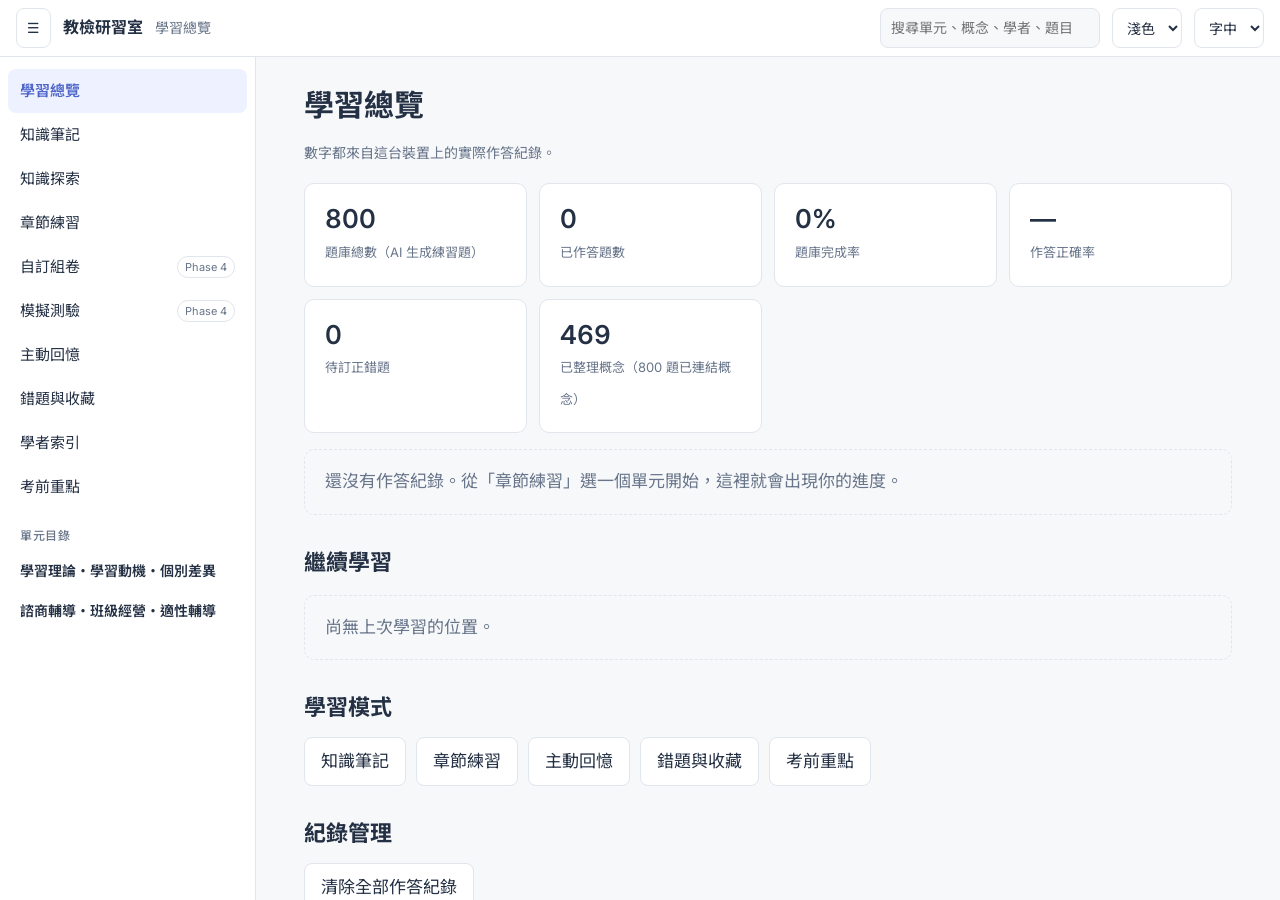
<file: index.html>
<!DOCTYPE html>
<html lang="zh-Hant-TW"><head><meta charset="utf-8"><meta name="viewport" content="width=device-width, initial-scale=1">
<title>教檢研習室</title>
<link rel="icon" href="data:image/svg+xml,%3Csvg xmlns=%27http://www.w3.org/2000/svg%27 viewBox=%270 0 32 32%27%3E%3Crect width=%2732%27 height=%2732%27 rx=%277%27 fill=%27%234F66C9%27/%3E%3Cpath d=%27M9 11h14M9 16h14M9 21h9%27 stroke=%27%23fff%27 stroke-width=%272.5%27 stroke-linecap=%27round%27/%3E%3C/svg%3E">
<link rel="preconnect" href="https://fonts.googleapis.com"><link rel="preconnect" href="https://fonts.gstatic.com" crossorigin>
<link href="https://fonts.googleapis.com/css2?family=Inter:wght@400;500;600;700&family=Noto+Sans+TC:wght@400;500;700&display=swap" rel="stylesheet">
<link rel="stylesheet" href="css/tokens.css"><link rel="stylesheet" href="css/app.css">
</head><body class="noaside">
<header class="top">
  <button class="ibtn" id="menu" aria-label="開關導覽" aria-expanded="true">☰</button>
  <div class="brand">教檢研習室</div>
  <div class="crumb" id="crumb"></div>
  <input class="search" id="search" type="search" placeholder="搜尋單元、概念、學者、題目（Ctrl+K）" aria-label="全站搜尋">
  <select class="ibtn" id="mode" aria-label="閱讀模式"><option value="light">淺色</option><option value="dark">深色</option><option value="warm">暖色</option></select>
  <select class="ibtn" id="fsz" aria-label="字體大小"><option value="16px">字小</option><option value="17px">字中</option><option value="19px">字大</option></select>
</header>
<nav id="nav" aria-label="主要導覽"></nav>
<div class="scrim" id="scrim"></div>
<main id="main" tabindex="-1"><p class="empty">載入中…</p></main>
<aside id="aside" aria-label="輔助欄"></aside>
<dialog id="dlg"><p id="dlgmsg"></p><div class="actions"><button class="ghost" id="dlgno">取消</button><button class="primary" id="dlgyes">確定</button></div></dialog>
<noscript>這個網站需要啟用 JavaScript。</noscript>
<script type="module" src="js/app.js"></script>
</body></html>
</file>
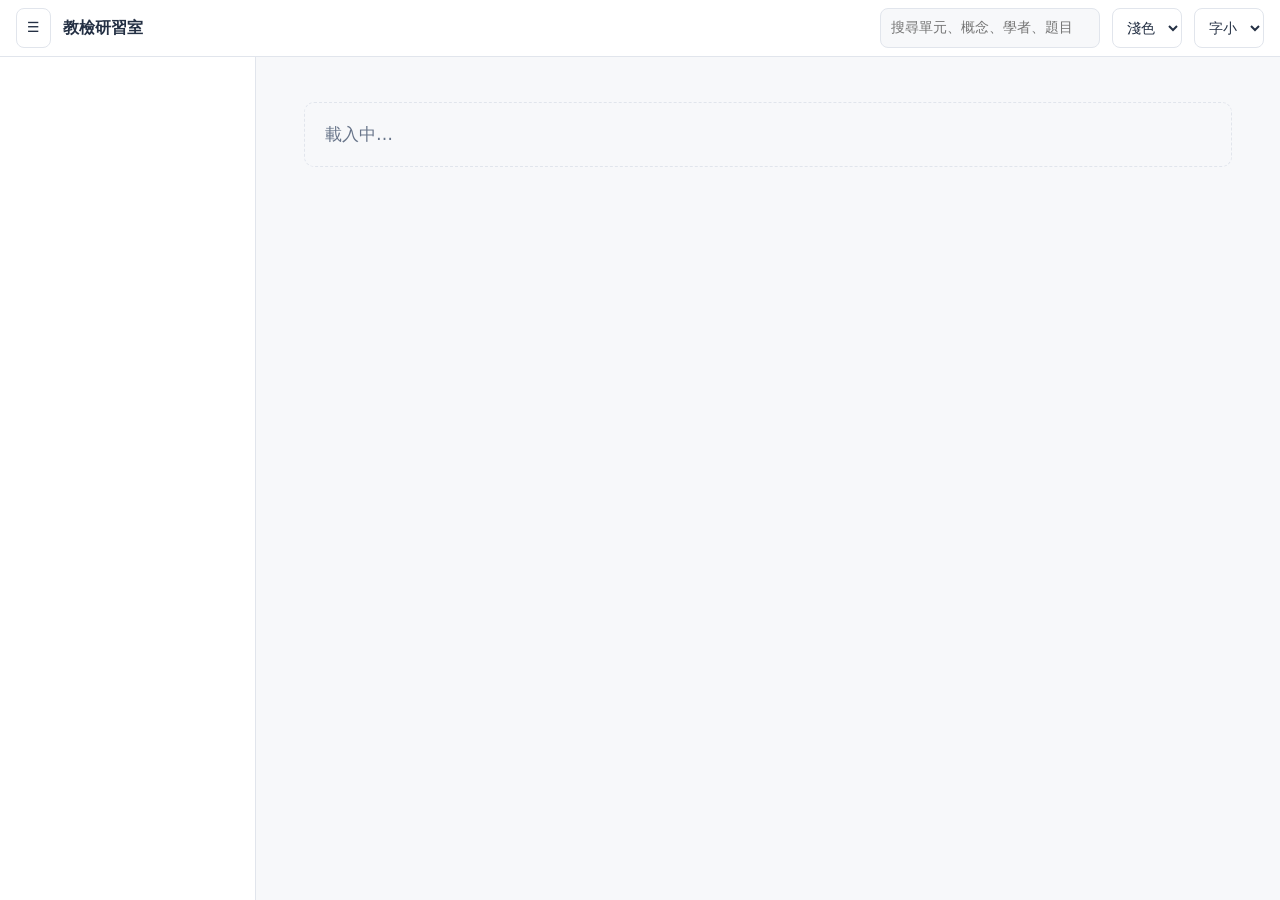
<file: counseling/index.html>
<!DOCTYPE html>
<html lang="zh-Hant-TW"><head><meta charset="utf-8"><title>教檢刷題筆記</title>
<meta http-equiv="refresh" content="0; url=../"></head>
<body><p>這一頁已經併入<a href="../">教檢刷題筆記</a>。</p></body></html>
</file>
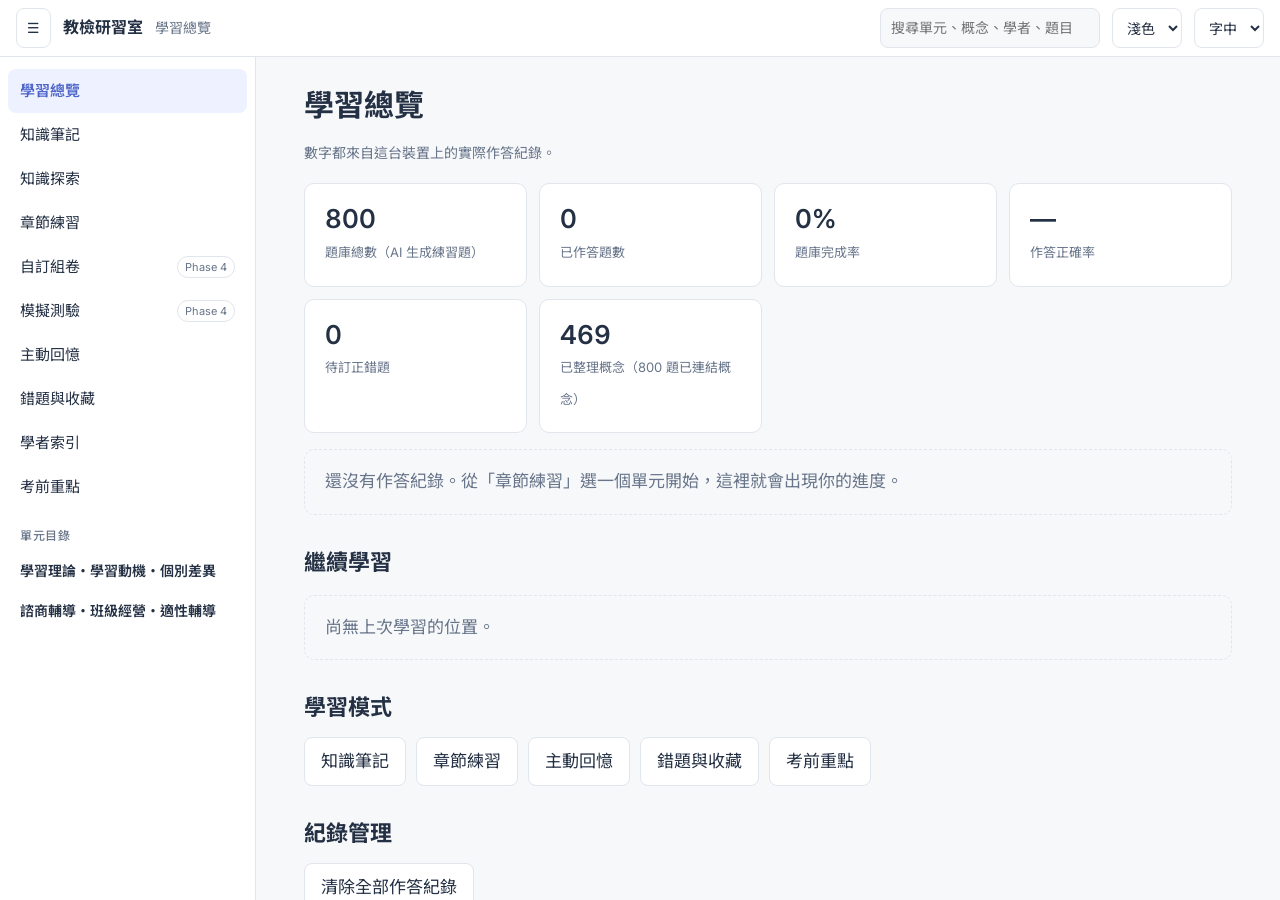
<file: next/index.html>
<!doctype html><html lang="zh-Hant"><meta charset="utf-8"><title>教檢研習室</title>
<meta name="robots" content="noindex"><script>location.replace('../' + location.hash)</script>
<p>新版已經移到首頁：<a href="../">前往教檢研習室</a></p></html>
</file>
<file: css/tokens.css>
/* Design Tokens：全站只從這裡取色彩、字級、間距 */
:root{
  --bg:#F7F8FA;--surface:#FFFFFF;--text:#243044;--text2:#68758A;--brand:#4F66C9;--brand-soft:#EEF1FF;--border:#E1E5EC;
  --ok:#22866A;--err:#C45B55;--warn:#D5A43C;--ok-soft:#E7F4EF;--err-soft:#FAECEA;--warn-soft:#FBF3DC;--mark:#FBE9A8;
  --font:"Inter","Noto Sans TC","PingFang TC","Microsoft JhengHei",system-ui,sans-serif;
  --fs:17px;--lh:1.85;--r:10px;--s1:4px;--s2:8px;--s3:12px;--s4:16px;--s5:24px;--s6:32px;
  --nav-w:256px;--aside-w:272px;--read-w:780px;color-scheme:light}
:root[data-mode="dark"]{--bg:#161A22;--surface:#1E232D;--text:#E6E9F0;--text2:#9AA6B8;--brand:#8E9FEA;--brand-soft:#2A3150;--border:#313846;
  --ok:#5CC2A2;--err:#E58C86;--warn:#E3BC62;--ok-soft:#1D3A32;--err-soft:#40272A;--warn-soft:#3A3220;--mark:#5A4A12;color-scheme:dark}
:root[data-mode="warm"]{--bg:#F6F1E7;--surface:#FCF8F0;--text:#3A3226;--text2:#75695A;--brand-soft:#E8E6F5;--border:#E2D9C8;--mark:#F6DF98}
</file>
<file: css/app.css>
*{box-sizing:border-box}
html,body{height:100%}
body{margin:0;background:var(--bg);color:var(--text);font-family:var(--font);font-size:var(--fs);line-height:var(--lh);display:grid;grid-template-rows:auto 1fr;grid-template-columns:var(--nav-w) minmax(0,1fr) var(--aside-w);grid-template-areas:"top top top" "nav main aside"}
body.noaside{grid-template-columns:var(--nav-w) minmax(0,1fr) 0}
body.navclosed{grid-template-columns:0 minmax(0,1fr) var(--aside-w)}
body.navclosed.noaside{grid-template-columns:0 minmax(0,1fr) 0}
body.navclosed nav{display:none}
button,input,select,textarea{font:inherit;color:inherit}
button{cursor:pointer}
:focus-visible{outline:3px solid var(--brand);outline-offset:2px}
a{color:var(--brand)}
.top{grid-area:top;display:flex;align-items:center;gap:var(--s3);padding:var(--s2) var(--s4);background:var(--surface);border-bottom:1px solid var(--border);min-height:56px}
.brand{font-weight:700;font-size:16px;white-space:nowrap}
.crumb{color:var(--text2);font-size:14px;flex:1;min-width:0;white-space:nowrap;overflow:hidden;text-overflow:ellipsis}
.search{width:220px;border:1px solid var(--border);background:var(--bg);border-radius:8px;padding:6px 10px;font-size:14px;min-height:40px}
.ibtn{border:1px solid var(--border);background:var(--surface);border-radius:8px;min-height:40px;padding:4px 10px;font-size:14px}
nav{grid-area:nav;background:var(--surface);border-right:1px solid var(--border);overflow-y:auto;padding:var(--s3) var(--s2)}
nav .item{display:flex;width:100%;align-items:center;gap:8px;text-align:left;border:0;background:none;border-radius:8px;padding:8px 12px;min-height:44px;font-size:15px;text-decoration:none;color:inherit}
nav .item[aria-current="page"]{background:var(--brand-soft);color:var(--brand);font-weight:600}
nav .later{margin-left:auto;font-size:11px;color:var(--text2);border:1px solid var(--border);border-radius:99px;padding:0 7px;font-weight:400}
nav h6,aside h6{margin:16px 12px 4px;font-size:12px;color:var(--text2);font-weight:500;letter-spacing:.06em}
aside h6{margin:0 0 8px}
nav details{font-size:14px}
nav summary{cursor:pointer;min-height:40px;display:flex;align-items:center;padding:0 12px;border-radius:8px;font-weight:600;line-height:1.4}
nav details details summary{font-weight:500;color:var(--text2);padding-left:20px}
nav .u{display:block;padding:7px 12px 7px 32px;border-radius:8px;text-decoration:none;color:inherit;line-height:1.5}
nav .u[aria-current="page"]{background:var(--brand-soft);color:var(--brand);font-weight:600}
nav .u:hover,nav .item:hover,nav summary:hover{background:var(--bg)}
main{grid-area:main;overflow-y:auto;padding:28px clamp(16px,4vw,48px) 64px}
aside{grid-area:aside;background:var(--surface);border-left:1px solid var(--border);overflow-y:auto;padding:20px 16px;font-size:14px;line-height:1.7}
body.noaside aside{display:none}
.wrap{max-width:var(--read-w);margin:0 auto}
.wide{max-width:1040px;margin:0 auto}
h1{font-size:30px;line-height:1.35;margin:0 0 6px;text-wrap:balance;font-weight:700}
h2{font-size:22px;margin:32px 0 10px;line-height:1.4}
h3{font-size:18px;margin:24px 0 8px}
.meta{color:var(--text2);font-size:14px;display:flex;flex-wrap:wrap;gap:4px 14px;margin-bottom:18px;align-items:center}
.card{background:var(--surface);border:1px solid var(--border);border-radius:var(--r);padding:18px 20px}
.grid{display:grid;gap:12px;grid-template-columns:repeat(auto-fill,minmax(200px,1fr))}
.stat b{display:block;font-size:26px;font-weight:600;font-variant-numeric:tabular-nums;line-height:1.3}
.stat span{color:var(--text2);font-size:13px}
.empty{color:var(--text2);border:1px dashed var(--border);border-radius:var(--r);padding:16px 20px}
.pill{display:inline-block;font-size:12px;border-radius:99px;padding:0 9px;line-height:1.8;border:1px solid var(--border);color:var(--text2);white-space:nowrap}
.pill.ok{border-color:var(--ok);color:var(--ok)}.pill.warn{border-color:var(--warn);color:var(--text)}.pill.neg{border-color:var(--err);color:var(--err)}
.primary{background:var(--brand);color:#fff;border:0;border-radius:8px;min-height:44px;padding:8px 20px;font-weight:600;text-decoration:none;display:inline-flex;align-items:center}
:root[data-mode="dark"] .primary{color:#111}
.primary:disabled{opacity:.4;cursor:not-allowed}
.ghost{background:var(--surface);border:1px solid var(--border);border-radius:8px;min-height:44px;padding:8px 16px;text-decoration:none;color:inherit;display:inline-flex;align-items:center}
.ghost[aria-pressed="true"]{border-color:var(--brand);color:var(--brand);background:var(--brand-soft)}
.actions{display:flex;gap:10px;flex-wrap:wrap;margin-top:14px;align-items:center}
.tabs{display:flex;gap:4px;border-bottom:1px solid var(--border);margin:8px 0 20px}
.tabs a{padding:8px 14px;min-height:44px;display:flex;align-items:center;text-decoration:none;color:var(--text2);border-bottom:2px solid transparent;margin-bottom:-1px;font-size:15px}
.tabs a[aria-current="page"]{color:var(--brand);border-color:var(--brand);font-weight:600}
.ulist{display:grid;gap:8px}
.urow{display:flex;gap:12px;align-items:center;background:var(--surface);border:1px solid var(--border);border-radius:var(--r);padding:10px 16px;min-height:52px;text-decoration:none;color:inherit}
.urow:hover{border-color:var(--brand)}
.urow b{font-weight:600;flex:1;min-width:0}
.urow .n{color:var(--text2);font-size:13px;font-variant-numeric:tabular-nums;white-space:nowrap}
/* 筆記內容（沿用舊資料的 HTML 片段，Phase 2 會改為結構化資料） */
.notes{font-size:var(--fs)}
.notes .tw{overflow-x:auto;margin:14px 0}
.notes table{border-collapse:collapse;width:100%;min-width:520px;font-size:.9em;line-height:1.7;background:var(--surface)}
.notes th,.notes td{border:1px solid var(--border);padding:8px 10px;text-align:left;vertical-align:top}
.notes th{background:var(--bg);font-weight:600;white-space:nowrap}
.notes tbody td:first-child{font-weight:600}
.notes ul,.notes ol{padding-left:1.4em}
mark{background:var(--mark);color:inherit;padding:0 2px;border-radius:3px;font-weight:600}
.sup,.ktag{display:inline-block;font-size:12px;font-weight:600;color:var(--ok);border:1px solid var(--ok);border-radius:99px;padding:0 8px;margin-right:6px;line-height:1.7;vertical-align:.08em}
.flag{display:inline-block;font-size:12px;font-weight:600;color:var(--text);background:var(--warn-soft);border:1px solid var(--warn);border-radius:99px;padding:0 8px;margin-left:6px;line-height:1.7}
.kgrid{display:grid;grid-template-columns:repeat(auto-fill,minmax(300px,1fr));gap:12px;align-items:start}
.kc{background:var(--surface);border:1px solid var(--border);border-radius:var(--r);padding:14px 18px 16px;font-size:.92em;line-height:1.75}
.kc h4{font-size:1.05em;margin:0 0 8px;padding-bottom:8px;border-bottom:1px solid var(--border);display:flex;flex-wrap:wrap;gap:6px;align-items:center}
.kf{padding:6px 0;border-bottom:1px dashed var(--border)}.kf:last-of-type{border-bottom:0}
.kl{display:block;font-size:12px;font-weight:600;color:var(--text2);letter-spacing:.04em}
.kj{margin-top:8px;background:var(--mark);border-radius:8px;padding:6px 12px;font-weight:600}
.kj>span:first-child{font-size:12px;border:1px solid currentColor;border-radius:99px;padding:0 8px;margin-right:8px;font-weight:500}
.kjonly .kj{margin:0}
.kc.hasneg{border-left:3px solid var(--err)}
.neg{text-decoration:underline wavy var(--err);text-underline-offset:4px}
.negb{display:inline-block;font-size:12px;font-weight:600;color:var(--err);border:1px solid var(--err);border-radius:99px;padding:0 8px;line-height:1.7;margin-left:4px}
.negq{color:var(--err);font-weight:700;text-decoration:underline;text-underline-offset:3px}
.flow{display:flex;flex-wrap:wrap;gap:4px 2px;align-items:center}
.flow span,.kli li{background:var(--bg);border:1px solid var(--border);border-radius:6px;padding:0 8px}
.flow i{font-style:normal;color:var(--text2);padding:0 2px}
.kli{list-style:none;margin:2px 0;padding:0!important;display:flex;flex-wrap:wrap;gap:5px}
.recall{display:grid;gap:8px}
.rc{background:var(--surface);border:1px solid var(--border);border-radius:var(--r);padding:12px 16px}
.rc .rid{font-size:12px;color:var(--text2)}
.rc button{margin-top:6px}
.rc .ansr{margin-top:6px;font-weight:600}
/* 刷題 */
.qhead{display:flex;align-items:center;gap:12px;color:var(--text2);font-size:14px;margin-bottom:10px;flex-wrap:wrap}
.bar{flex:1;min-width:80px;height:6px;background:var(--border);border-radius:99px;overflow:hidden}
.bar i{display:block;height:100%;background:var(--brand)}
.stem{font-size:calc(var(--fs) + 1px);line-height:1.85;margin:8px 0 18px}
.opt{display:flex;gap:12px;width:100%;text-align:left;background:var(--surface);border:1.5px solid var(--border);border-radius:var(--r);padding:11px 14px;min-height:48px;margin-bottom:8px;font-size:calc(var(--fs) - .5px);line-height:1.7;align-items:flex-start}
.opt .k{flex:none;width:28px;height:28px;border-radius:7px;border:1.5px solid var(--border);display:grid;place-items:center;font-size:14px;font-weight:600;margin-top:1px}
.opt[aria-checked="true"]{border-color:var(--brand);background:var(--brand-soft)}
.opt[aria-checked="true"] .k{background:var(--brand);border-color:var(--brand);color:#fff}
.opt.right{border-color:var(--ok);background:var(--ok-soft)}
.opt.wrong{border-color:var(--err);background:var(--err-soft)}
.opt .mark{margin-left:auto;flex:none;font-size:13px;font-weight:600;white-space:nowrap;padding-left:8px}
.opt.right .mark{color:var(--ok)}.opt.wrong .mark{color:var(--err)}
.conf{display:flex;flex-wrap:wrap;gap:8px;align-items:center;margin:14px 0;font-size:14px;color:var(--text2)}
.conf button{border:1px solid var(--border);background:var(--surface);border-radius:99px;min-height:44px;padding:4px 14px;font-size:14px}
.conf button[aria-pressed="true"]{border-color:var(--brand);background:var(--brand-soft);color:var(--brand);font-weight:600}
.expl{margin-top:18px;border-left:3px solid var(--brand);padding:4px 0 4px 16px;font-size:calc(var(--fs) - 1px)}
.expl h3{margin:0 0 6px;font-size:16px}
.expl p{margin:6px 0}
.el{display:inline-block;font-size:12px;font-weight:600;color:var(--text2);border:1px solid var(--border);border-radius:99px;padding:0 8px;margin-right:8px;line-height:1.7}
.diag{font-size:14px;color:var(--text2);margin-top:8px}
.qidx{display:grid;grid-template-columns:repeat(5,1fr);gap:6px}
.qidx button{min-height:44px;border:1px solid var(--border);background:var(--surface);border-radius:8px;font-size:13px;font-variant-numeric:tabular-nums;padding:0}
.qidx button[aria-current="true"]{border-color:var(--brand);box-shadow:0 0 0 2px var(--brand-soft)}
.qidx .r{border-color:var(--ok);color:var(--ok)}.qidx .w{border-color:var(--err);color:var(--err)}
.wq{border-bottom:1px solid var(--border);padding:12px 0}.wq:last-child{border-bottom:0}
.wq small{color:var(--text2);display:block;font-size:13px}
dialog{border:1px solid var(--border);border-radius:var(--r);background:var(--surface);color:var(--text);padding:20px 24px;max-width:420px}
dialog::backdrop{background:rgba(0,0,0,.4)}
.scrim{display:none}
.banner{background:var(--warn-soft);border:1px solid var(--warn);border-radius:var(--r);padding:8px 14px;font-size:14px;margin-bottom:16px}
@media(max-width:1100px){body,body.noaside{grid-template-columns:var(--nav-w) minmax(0,1fr);grid-template-areas:"top top" "nav main"}body.navclosed,body.navclosed.noaside{grid-template-columns:0 minmax(0,1fr)}aside{display:none}.inline-idx{display:block!important}}
.inline-idx{display:none;margin-top:24px}
@media(max-width:760px){body,body.noaside,body.navclosed,body.navclosed.noaside{grid-template-columns:minmax(0,1fr);grid-template-areas:"top" "main"}
  nav,body.navclosed nav{display:block;position:fixed;inset:57px auto 0 0;width:280px;z-index:5;transform:translateX(-100%)}body.navopen nav{transform:none}
  body.navopen .scrim{display:block;position:fixed;inset:57px 0 0 0;background:rgba(0,0,0,.35);z-index:4}
  .crumb,#fsz{display:none}.search{flex:1;min-width:0;width:auto}.top{gap:8px;padding:8px 10px}h1{font-size:26px}
  .kgrid{grid-template-columns:1fr}.qidx{grid-template-columns:repeat(6,1fr)}}
@media(prefers-reduced-motion:no-preference){nav{transition:transform .15s}}
main:focus{outline:none}

/* Phase 2：概念、學者、搜尋 */
.hit{outline:3px solid var(--brand);outline-offset:2px;background:var(--brand-soft)!important;transition:background .3s}
.cmap{background:var(--surface);border:1px solid var(--border);border-radius:var(--r)}
.crow{display:flex;flex-wrap:wrap;gap:6px 10px;align-items:center;padding:8px 14px;border-top:1px solid var(--border)}.crow:first-child{border-top:0}
.clink{background:none;border:0;padding:6px 0;min-height:44px;font:inherit;font-weight:600;color:var(--text);text-align:left;cursor:pointer;text-decoration:underline;text-decoration-color:var(--border);text-underline-offset:4px}
.clink:hover{color:var(--brand)}
.chips{display:flex;flex-wrap:wrap;gap:6px;margin-left:auto}
.chip{display:inline-flex;align-items:center;justify-content:center;min-height:32px;padding:0 10px;border:1px solid var(--border);border-radius:99px;font-size:13px;text-decoration:none;color:var(--brand);background:var(--surface);font-variant-numeric:tabular-nums}
.chip:hover{border-color:var(--brand);background:var(--brand-soft)}
.none{color:var(--text2);font-size:13px}
.clist a{display:block;padding:4px 0;color:var(--text2);text-decoration:none;font-size:13px;line-height:1.5}.clist a:hover{color:var(--brand)}
details.tu>summary{cursor:pointer;list-style:none}details.tu>summary::-webkit-details-marker{display:none}
details.tu>summary::before{content:"▸";color:var(--text2);width:1em}details.tu[open]>summary::before{content:"▾"}
.tc{margin:4px 0 10px 22px;border-left:2px solid var(--border);padding-left:12px}
.trow{display:flex;gap:12px;align-items:center;min-height:40px;padding:4px 8px;text-decoration:none;color:inherit;border-radius:6px}.trow:hover{background:var(--brand-soft)}
.trow span:first-child{flex:1;min-width:0}.trow .n{color:var(--text2);font-size:13px;white-space:nowrap}
.schgrid{display:grid;grid-template-columns:repeat(auto-fill,minmax(320px,1fr));gap:14px}
.sch h3{margin:0 0 6px;font-size:18px}.sch .en{font-family:Inter,sans-serif;font-weight:400;color:var(--text2);font-size:14px;margin-left:10px}
.sch p{margin:8px 0;font-size:15px;line-height:1.7}.sch .chips{margin:8px 0 0}.sch details summary{cursor:pointer;min-height:44px;display:flex;align-items:center;color:var(--brand);font-size:14px}
@media(max-width:760px){.chips{margin-left:0;width:100%}.schgrid{grid-template-columns:1fr}}
#schsub{min-height:44px;padding:0 10px;border:1px solid var(--border);border-radius:8px;background:var(--surface);color:var(--text);font:inherit;max-width:100%}

/* 筆記層次：重點／做法・例子／題幹線索／易混淆／補充（文字標籤＋樣式，不只靠顏色） */
.role{display:inline-block;font-size:11px;font-weight:700;border-radius:4px;padding:0 6px;line-height:1.75;letter-spacing:.04em;white-space:nowrap;vertical-align:.1em;margin-right:8px}
.r-core{background:var(--brand);color:#fff}
.r-ex{border:1px solid var(--border);color:var(--text2);background:var(--bg)}
.r-cue{border:1px dashed var(--text2);color:var(--text)}
.r-warn{border:1px solid var(--err);color:var(--err)}
.legend{display:flex;flex-wrap:wrap;gap:6px 4px;align-items:center;font-size:13px;color:var(--text2);background:var(--surface);border:1px solid var(--border);border-radius:var(--r);padding:8px 14px;margin:0 0 14px}
.legend b{color:var(--text);margin-right:10px}.legend .role,.legend .ktag{margin:0 4px 0 10px}
.kf[data-role] .kl{display:flex;align-items:center;flex-wrap:wrap;margin-bottom:2px}
.kf[data-role=core]{border-left:3px solid var(--brand);padding-left:12px;margin:4px 0}
.kf[data-role=core] .kv{font-weight:600;font-size:1.05em;color:var(--text)}
.kf[data-role=core] .kli li,.kf[data-role=core] .flow span{background:var(--brand-soft);border-color:transparent}
.kf[data-role=term] .kl{font-size:1em;font-weight:700;color:var(--text);letter-spacing:0}
.kf[data-role=term] .kv{display:block;padding-left:12px;border-left:2px solid var(--border)}
.kf[data-role=ex]{padding-left:15px}
.kf[data-role=ex] .kv{font-size:.92em;color:var(--text2)}
.kf[data-role=ex] .kli li{background:none}
.kf[data-role=cue]{padding-left:15px}
.kf[data-role=cue] .kv{font-size:.92em}
.kf[data-role=cue] .kli li{border-style:dashed;border-radius:99px;background:none}
.kf[data-role=warn]{background:var(--err-soft);border:0;border-radius:8px;padding:8px 12px;margin:6px 0}
.kc.issupp{border-style:dashed;background:var(--bg)}
.notes td[data-role=core]{font-weight:600}
.notes td[data-role=ex],.notes td[data-role=cue]{font-size:.92em;color:var(--text2)}
.notes td:first-child{font-weight:700}
.notes th .role{margin:0 0 0 6px}
</file>
